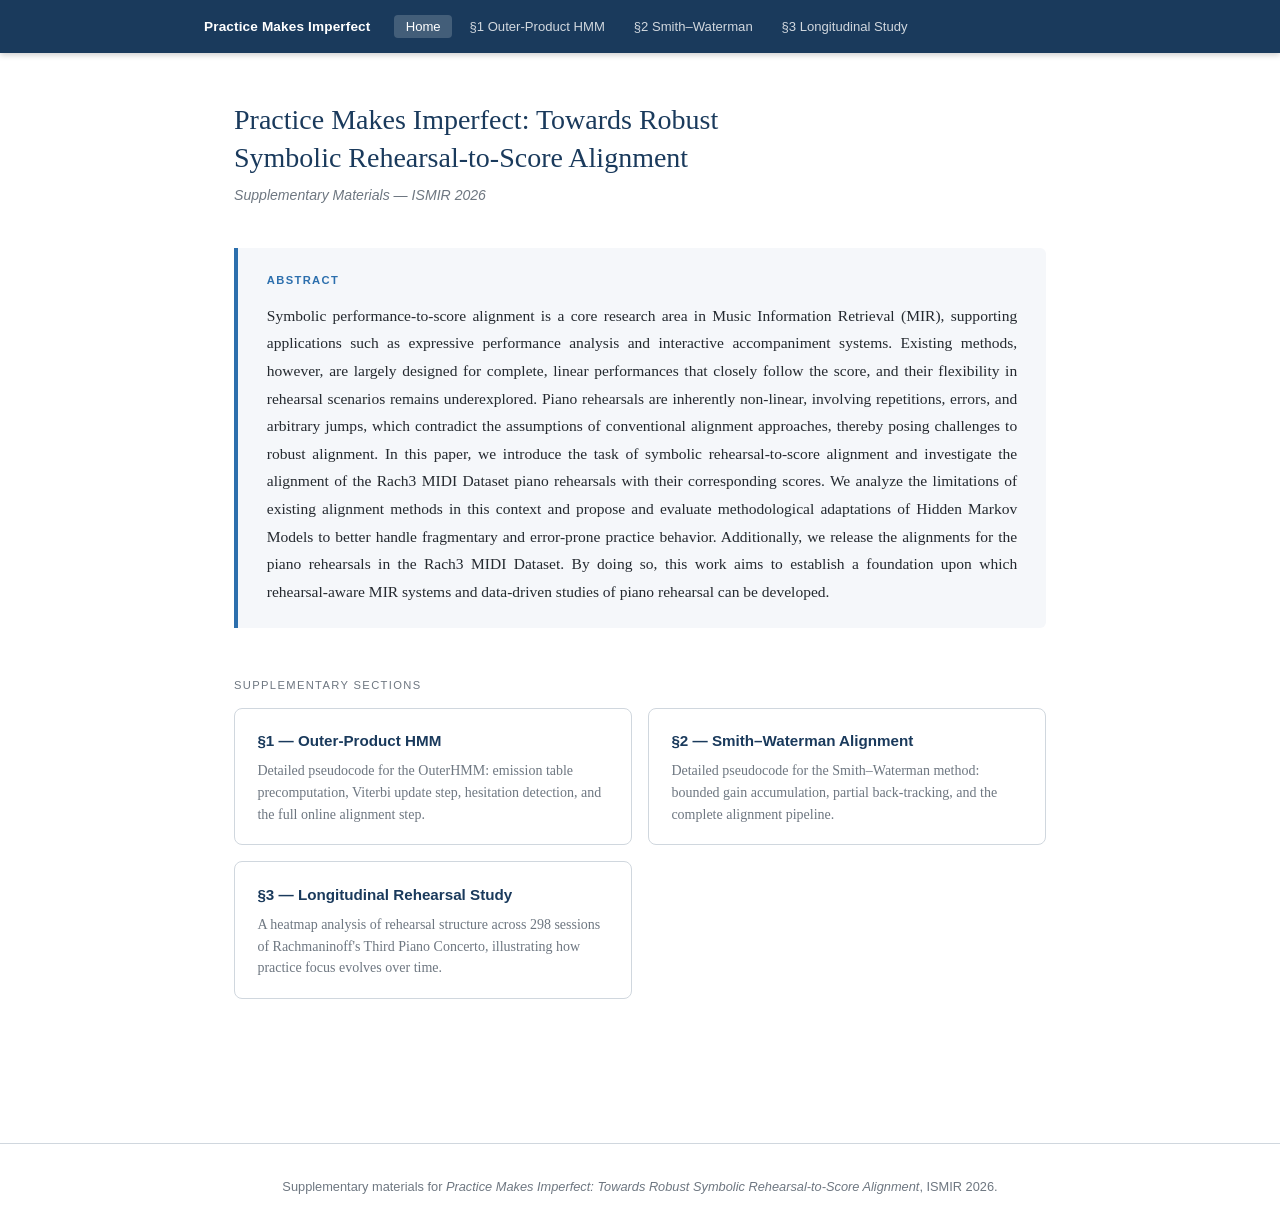
<file: index.html>
<!DOCTYPE html>
<html lang="en">
<head>
  <meta charset="UTF-8">
  <meta name="viewport" content="width=device-width, initial-scale=1.0">
  <title>Practice Makes Imperfect — Supplementary Materials</title>
  <link rel="stylesheet" href="style.css">
</head>
<body>

<nav class="site-nav">
  <div class="nav-inner">
    <a href="index.html" class="nav-home">Practice Makes Imperfect</a>
    <ul class="nav-links">
      <li><a href="index.html" class="active">Home</a></li>
      <li><a href="section1.html">§1 Outer-Product HMM</a></li>
      <li><a href="section2.html">§2 Smith–Waterman</a></li>
      <li><a href="section3.html">§3 Longitudinal Study</a></li>
    </ul>
  </div>
</nav>

<div class="page-wrapper">

  <div class="landing-header">
    <h1 class="landing-title">
      Practice Makes Imperfect: Towards Robust<br>
      Symbolic Rehearsal-to-Score Alignment
    </h1>
    <p class="landing-meta">Supplementary Materials — ISMIR 2026</p>
  </div>

  <div class="abstract-box">
    <h2>Abstract</h2>
    <p class="abstract-text">
      Symbolic performance-to-score alignment is a core research area in Music Information
      Retrieval (MIR), supporting applications such as expressive performance analysis and
      interactive accompaniment systems.
      Existing methods, however, are largely designed for complete, linear performances
      that closely follow the score, and their flexibility in rehearsal scenarios remains
      underexplored.
      Piano rehearsals are inherently non-linear, involving repetitions, errors, and
      arbitrary jumps, which contradict the assumptions of conventional alignment
      approaches, thereby posing challenges to robust alignment.
      In this paper, we introduce the task of symbolic rehearsal-to-score alignment and
      investigate the alignment of the Rach3 MIDI Dataset piano rehearsals with their
      corresponding scores.
      We analyze the limitations of existing alignment methods in this context and propose
      and evaluate methodological adaptations of Hidden Markov Models to better handle
      fragmentary and error-prone practice behavior.
      Additionally, we release the alignments for the piano rehearsals in the Rach3 MIDI
      Dataset.
      By doing so, this work aims to establish a foundation upon which rehearsal-aware MIR
      systems and data-driven studies of piano rehearsal can be developed.
    </p>
  </div>

  <p class="toc-heading">Supplementary Sections</p>
  <div class="sections-grid">
    <a href="section1.html" class="section-card">
      <h3>§1 — Outer-Product HMM</h3>
      <p>Detailed pseudocode for the OuterHMM: emission table precomputation, Viterbi
         update step, hesitation detection, and the full online alignment step.</p>
    </a>
    <a href="section2.html" class="section-card">
      <h3>§2 — Smith–Waterman Alignment</h3>
      <p>Detailed pseudocode for the Smith–Waterman method: bounded gain accumulation,
         partial back-tracking, and the complete alignment pipeline.</p>
    </a>
    <a href="section3.html" class="section-card">
      <h3>§3 — Longitudinal Rehearsal Study</h3>
      <p>A heatmap analysis of rehearsal structure across 298 sessions of Rachmaninoff's
         Third Piano Concerto, illustrating how practice focus evolves over time.</p>
    </a>
  </div>

</div>

<footer class="site-footer">
  Supplementary materials for <em>Practice Makes Imperfect: Towards Robust Symbolic
  Rehearsal-to-Score Alignment</em>, ISMIR 2026.
</footer>

</body>
</html>
</file>
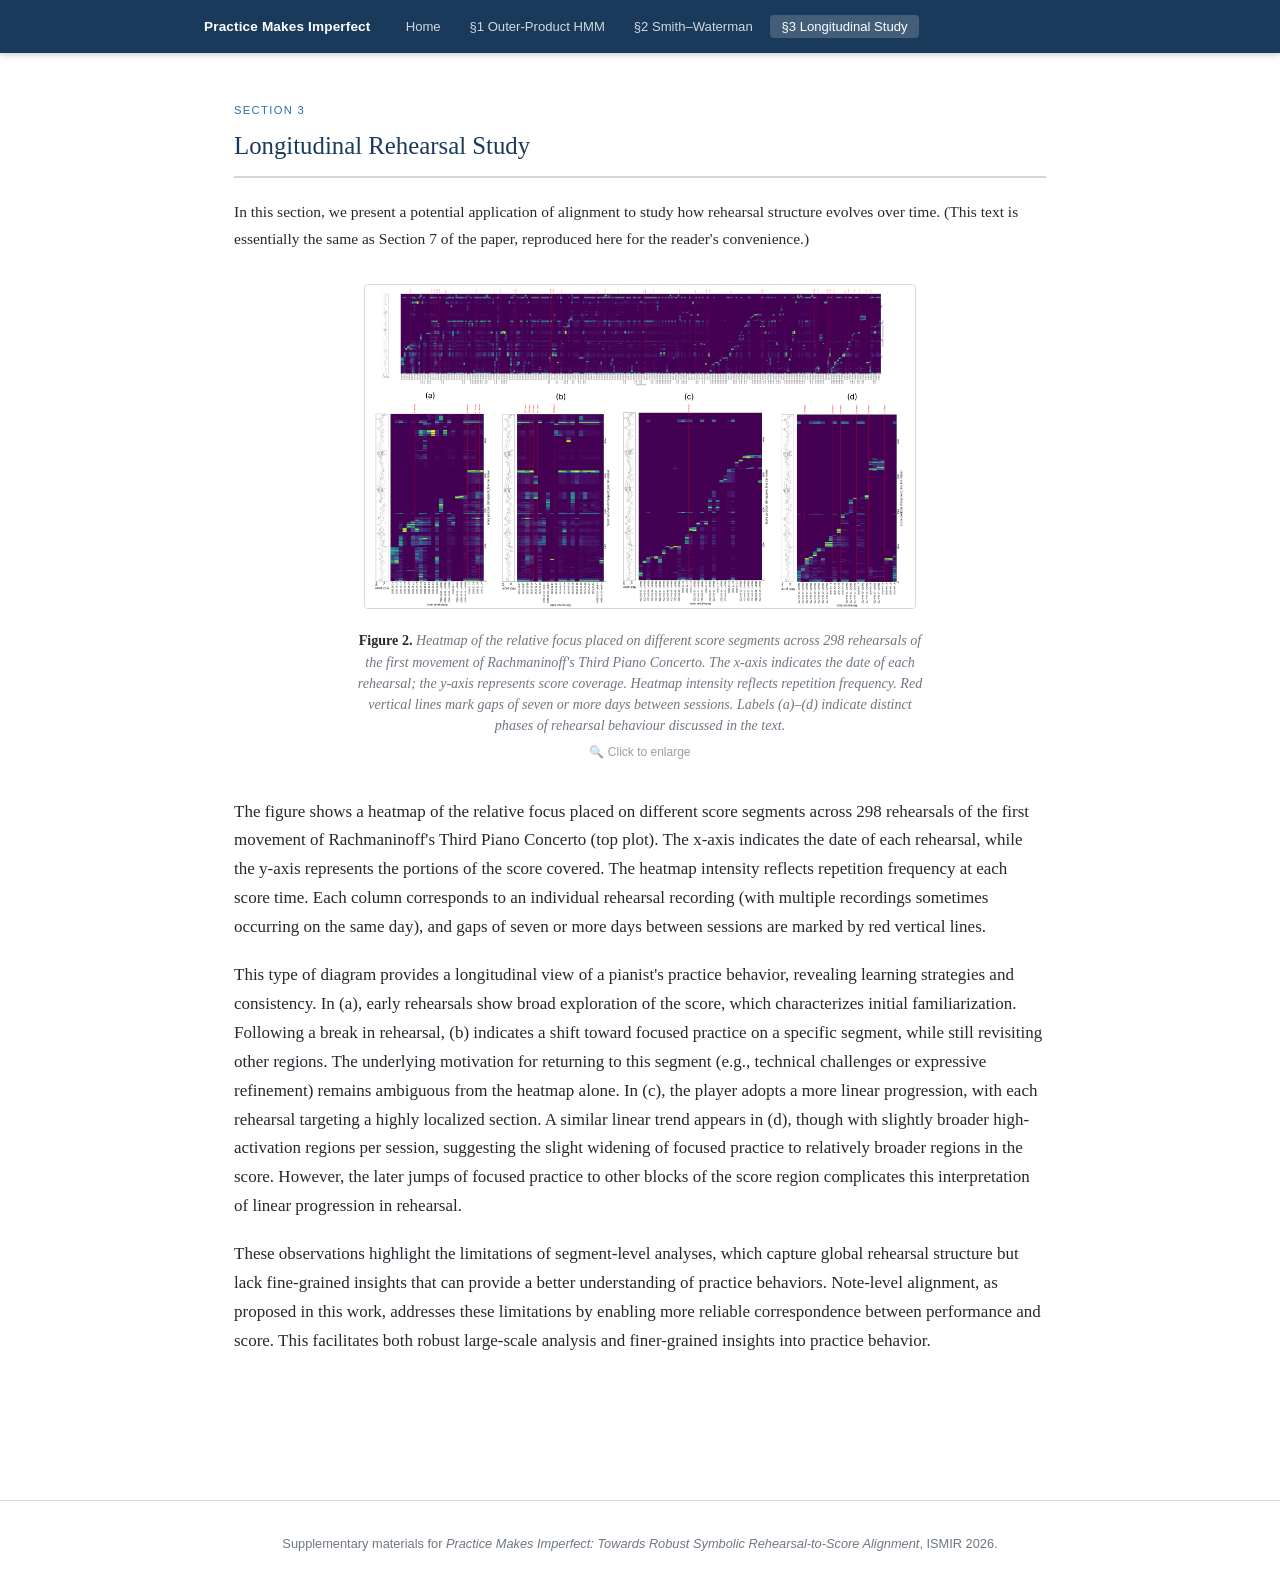
<file: section3.html>
<!DOCTYPE html>
<html lang="en">
<head>
  <meta charset="UTF-8">
  <meta name="viewport" content="width=device-width, initial-scale=1.0">
  <title>§3 Longitudinal Rehearsal Study — Supplementary Materials</title>
  <link rel="stylesheet" href="style.css">
</head>
<body>

<nav class="site-nav">
  <div class="nav-inner">
    <a href="index.html" class="nav-home">Practice Makes Imperfect</a>
    <ul class="nav-links">
      <li><a href="index.html">Home</a></li>
      <li><a href="section1.html">§1 Outer-Product HMM</a></li>
      <li><a href="section2.html">§2 Smith–Waterman</a></li>
      <li><a href="section3.html" class="active">§3 Longitudinal Study</a></li>
    </ul>
  </div>
</nav>

<div class="page-wrapper">

  <span class="section-label">Section 3</span>
  <h1 class="section-heading">Longitudinal Rehearsal Study</h1>

  <p class="section-intro">
    In this section, we present a potential application of alignment to study how rehearsal
    structure evolves over time. (This text is essentially the same as Section&nbsp;7 of the
    paper, reproduced here for the reader's convenience.)
  </p>

  <div class="figure-wrap zoomable" onclick="openLightbox()">
    <img src="figs/rach3_longitudinal.png"
         alt="Heatmap of relative focus on score segments across 298 rehearsals of Rachmaninoff's Third Piano Concerto">
    <p class="figure-caption">
      <span class="figure-label">Figure 2.</span>
      Heatmap of the relative focus placed on different score segments across 298 rehearsals
      of the first movement of Rachmaninoff's Third Piano Concerto. The x-axis indicates the
      date of each rehearsal; the y-axis represents score coverage. Heatmap intensity reflects
      repetition frequency. Red vertical lines mark gaps of seven or more days between sessions.
      Labels (a)–(d) indicate distinct phases of rehearsal behaviour discussed in the text.
    </p>
    <span class="zoom-hint">&#128269; Click to enlarge</span>
  </div>

  <div id="fig3-lightbox" class="lightbox" onclick="closeLightbox(event)">
    <button class="lightbox-close" onclick="closeLightbox()">&#10005; Close</button>
    <img src="figs/rach3_longitudinal.png"
         alt="Heatmap of relative focus on score segments across 298 rehearsals">
    <p class="lightbox-caption">
      <strong>Figure 2.</strong>
      Heatmap of the relative focus placed on different score segments across 298 rehearsals
      of the first movement of Rachmaninoff's Third Piano Concerto.
    </p>
  </div>

  <p>
    The figure shows a heatmap of the relative focus placed on different score segments across
    298 rehearsals of the first movement of Rachmaninoff's Third Piano Concerto (top plot).
    The x-axis indicates the date of each rehearsal, while the y-axis represents the portions
    of the score covered. The heatmap intensity reflects repetition frequency at each score
    time. Each column corresponds to an individual rehearsal recording (with multiple
    recordings sometimes occurring on the same day), and gaps of seven or more days between
    sessions are marked by red vertical lines.
  </p>

  <p style="margin-top: 1.2rem;">
    This type of diagram provides a longitudinal view of a pianist's practice behavior,
    revealing learning strategies and consistency. In (a), early rehearsals show broad
    exploration of the score, which characterizes initial familiarization. Following a break
    in rehearsal, (b) indicates a shift toward focused practice on a specific segment, while
    still revisiting other regions. The underlying motivation for returning to this segment
    (e.g., technical challenges or expressive refinement) remains ambiguous from the heatmap
    alone. In (c), the player adopts a more linear progression, with each rehearsal targeting
    a highly localized section. A similar linear trend appears in (d), though with slightly
    broader high-activation regions per session, suggesting the slight widening of focused
    practice to relatively broader regions in the score. However, the later jumps of focused
    practice to other blocks of the score region complicates this interpretation of linear
    progression in rehearsal.
  </p>

  <p style="margin-top: 1.2rem;">
    These observations highlight the limitations of segment-level analyses, which capture
    global rehearsal structure but lack fine-grained insights that can provide a better
    understanding of practice behaviors. Note-level alignment, as proposed in this work,
    addresses these limitations by enabling more reliable correspondence between performance
    and score. This facilitates both robust large-scale analysis and finer-grained insights
    into practice behavior.
  </p>

</div>

<footer class="site-footer">
  Supplementary materials for <em>Practice Makes Imperfect: Towards Robust Symbolic
  Rehearsal-to-Score Alignment</em>, ISMIR 2026.
</footer>

<script>
  function openLightbox() {
    document.getElementById('fig3-lightbox').classList.add('open');
    document.body.style.overflow = 'hidden';
  }
  function closeLightbox(e) {
    if (!e || e.target !== document.querySelector('#fig3-lightbox img')) {
      document.getElementById('fig3-lightbox').classList.remove('open');
      document.body.style.overflow = '';
    }
  }
  document.addEventListener('keydown', function(e) {
    if (e.key === 'Escape') closeLightbox();
  });
</script>

</body>
</html>
</file>
<file: style.css>
:root {
  --primary: #1a3a5c;
  --accent: #2c6fad;
  --bg: #ffffff;
  --bg-alt: #f5f7fa;
  --border: #d0d7de;
  --text: #24292f;
  --text-muted: #6e7781;
}

* { box-sizing: border-box; margin: 0; padding: 0; }

html { scroll-behavior: smooth; }

body {
  font-family: 'Georgia', 'Times New Roman', Times, serif;
  color: var(--text);
  background: var(--bg);
  line-height: 1.7;
  font-size: 17px;
}

/* ── Navigation ── */
.site-nav {
  background: var(--primary);
  padding: 0.75rem 0;
  position: sticky;
  top: 0;
  z-index: 100;
  box-shadow: 0 2px 6px rgba(0,0,0,0.2);
}

.nav-inner {
  max-width: 920px;
  margin: 0 auto;
  padding: 0 1.5rem;
  display: flex;
  align-items: center;
  gap: 1.5rem;
  flex-wrap: wrap;
}

.nav-home {
  font-family: 'Helvetica Neue', Arial, sans-serif;
  font-weight: 700;
  font-size: 0.85rem;
  color: #fff;
  text-decoration: none;
  white-space: nowrap;
  letter-spacing: 0.01em;
}

.nav-links {
  display: flex;
  gap: 0.4rem;
  list-style: none;
  flex-wrap: wrap;
}

.nav-links a {
  font-family: 'Helvetica Neue', Arial, sans-serif;
  font-size: 0.82rem;
  color: rgba(255,255,255,0.8);
  text-decoration: none;
  padding: 0.28rem 0.7rem;
  border-radius: 4px;
  transition: background 0.15s, color 0.15s;
}

.nav-links a:hover, .nav-links a.active {
  background: rgba(255,255,255,0.18);
  color: #fff;
}

/* ── Page layout ── */
.page-wrapper {
  max-width: 860px;
  margin: 0 auto;
  padding: 3rem 1.5rem 5rem;
}

/* ── Landing page ── */
.landing-header { margin-bottom: 2.5rem; }

.landing-title {
  font-family: 'Georgia', serif;
  font-size: 1.75rem;
  font-weight: normal;
  line-height: 1.35;
  color: var(--primary);
  margin-bottom: 0.5rem;
}

.landing-meta {
  font-family: 'Helvetica Neue', Arial, sans-serif;
  font-size: 0.88rem;
  color: var(--text-muted);
  font-style: italic;
}

.abstract-box {
  background: var(--bg-alt);
  border-left: 4px solid var(--accent);
  padding: 1.4rem 1.8rem;
  border-radius: 0 6px 6px 0;
  margin-bottom: 3rem;
}

.abstract-box h2 {
  font-family: 'Helvetica Neue', Arial, sans-serif;
  font-size: 0.7rem;
  letter-spacing: 0.12em;
  text-transform: uppercase;
  color: var(--accent);
  margin-bottom: 0.75rem;
}

.abstract-text {
  font-size: 0.97rem;
  line-height: 1.78;
  text-align: justify;
}

.toc-heading {
  font-family: 'Helvetica Neue', Arial, sans-serif;
  font-size: 0.7rem;
  letter-spacing: 0.12em;
  text-transform: uppercase;
  color: var(--text-muted);
  margin-bottom: 0.8rem;
}

.sections-grid {
  display: grid;
  grid-template-columns: 1fr 1fr;
  gap: 1rem;
}

.section-card {
  border: 1px solid var(--border);
  border-radius: 8px;
  padding: 1.2rem 1.4rem;
  text-decoration: none;
  color: var(--text);
  transition: border-color 0.15s, box-shadow 0.15s;
  display: block;
}

.section-card:hover {
  border-color: var(--accent);
  box-shadow: 0 3px 10px rgba(44, 111, 173, 0.15);
}

.section-card h3 {
  font-family: 'Helvetica Neue', Arial, sans-serif;
  font-size: 0.95rem;
  color: var(--primary);
  margin-bottom: 0.4rem;
}

.section-card p {
  font-size: 0.875rem;
  color: var(--text-muted);
  line-height: 1.55;
}

/* ── Section pages ── */
.section-label {
  font-family: 'Helvetica Neue', Arial, sans-serif;
  font-size: 0.7rem;
  letter-spacing: 0.12em;
  text-transform: uppercase;
  color: var(--accent);
  display: block;
  margin-bottom: 0.3rem;
}

.section-heading {
  font-family: 'Georgia', serif;
  font-size: 1.55rem;
  font-weight: normal;
  color: var(--primary);
  padding-bottom: 0.6rem;
  border-bottom: 2px solid var(--border);
  margin-bottom: 1.2rem;
}

.section-intro {
  font-size: 0.97rem;
  margin-bottom: 1.6rem;
  line-height: 1.75;
}

.notation-block {
  background: var(--bg-alt);
  border: 1px solid var(--border);
  border-radius: 6px;
  padding: 1.1rem 1.5rem;
  margin: 0 0 2.2rem;
  font-size: 0.93rem;
  line-height: 1.75;
}

.notation-block strong {
  font-family: 'Helvetica Neue', Arial, sans-serif;
}

/* ── Figure ── */
.figure-wrap {
  text-align: center;
  margin: 2rem 0;
}

.figure-wrap img {
  max-width: 68%;
  height: auto;
  border: 1px solid var(--border);
  border-radius: 4px;
}

.figure-caption {
  font-size: 0.88rem;
  color: var(--text-muted);
  margin-top: 0.7rem;
  font-style: italic;
  max-width: 580px;
  margin-left: auto;
  margin-right: auto;
  line-height: 1.5;
}

.figure-label {
  font-weight: bold;
  font-style: normal;
  color: var(--text);
}

/* ── Algorithm container ── */
.algorithm-wrap {
  margin: 2.5rem 0;
}

.algorithm-wrap > p.alg-label {
  font-family: 'Helvetica Neue', Arial, sans-serif;
  font-size: 0.75rem;
  letter-spacing: 0.08em;
  text-transform: uppercase;
  color: var(--text-muted);
  margin-bottom: 0.4rem;
}

/* pseudocode.js style overrides */
.ps-root {
  font-size: 0.9rem !important;
  border: 1px solid var(--border) !important;
  border-radius: 6px !important;
  overflow: hidden !important;
}

.ps-root .ps-algorithm {
  padding: 0.5rem 0 !important;
}

/* ── Zoomable figure ── */
.figure-wrap.zoomable { cursor: zoom-in; position: relative; }

.figure-wrap.zoomable .zoom-hint {
  display: inline-block;
  font-family: 'Helvetica Neue', Arial, sans-serif;
  font-size: 0.75rem;
  color: var(--text-muted);
  margin-top: 0.35rem;
  opacity: 0.7;
}

.figure-wrap.zoomable:hover img {
  box-shadow: 0 4px 16px rgba(44, 111, 173, 0.25);
}

/* ── Lightbox ── */
.lightbox {
  display: none;
  position: fixed;
  inset: 0;
  background: rgba(10, 20, 35, 0.92);
  z-index: 500;
  overflow: auto;
  cursor: zoom-out;
  padding: 2rem 1rem 3rem;
}

.lightbox.open { display: flex; flex-direction: column; align-items: center; }

.lightbox-close {
  align-self: flex-end;
  background: none;
  border: 1px solid rgba(255,255,255,0.35);
  color: #fff;
  font-size: 1.2rem;
  line-height: 1;
  padding: 0.3rem 0.7rem;
  border-radius: 4px;
  cursor: pointer;
  margin-bottom: 1rem;
  font-family: 'Helvetica Neue', Arial, sans-serif;
}

.lightbox-close:hover { background: rgba(255,255,255,0.15); }

.lightbox img {
  max-width: 96vw;
  height: auto;
  border-radius: 4px;
  display: block;
  box-shadow: 0 8px 40px rgba(0,0,0,0.6);
}

.lightbox-caption {
  color: rgba(255,255,255,0.75);
  font-size: 0.85rem;
  font-style: italic;
  margin-top: 1rem;
  text-align: center;
  max-width: 760px;
}

/* ── Footer ── */
.site-footer {
  text-align: center;
  padding: 2rem;
  font-family: 'Helvetica Neue', Arial, sans-serif;
  font-size: 0.8rem;
  color: var(--text-muted);
  border-top: 1px solid var(--border);
  margin-top: 4rem;
}

/* ── Responsive ── */
@media (max-width: 620px) {
  .sections-grid { grid-template-columns: 1fr; }
  .landing-title { font-size: 1.3rem; }
  .figure-wrap img { max-width: 95%; }
}
</file>
